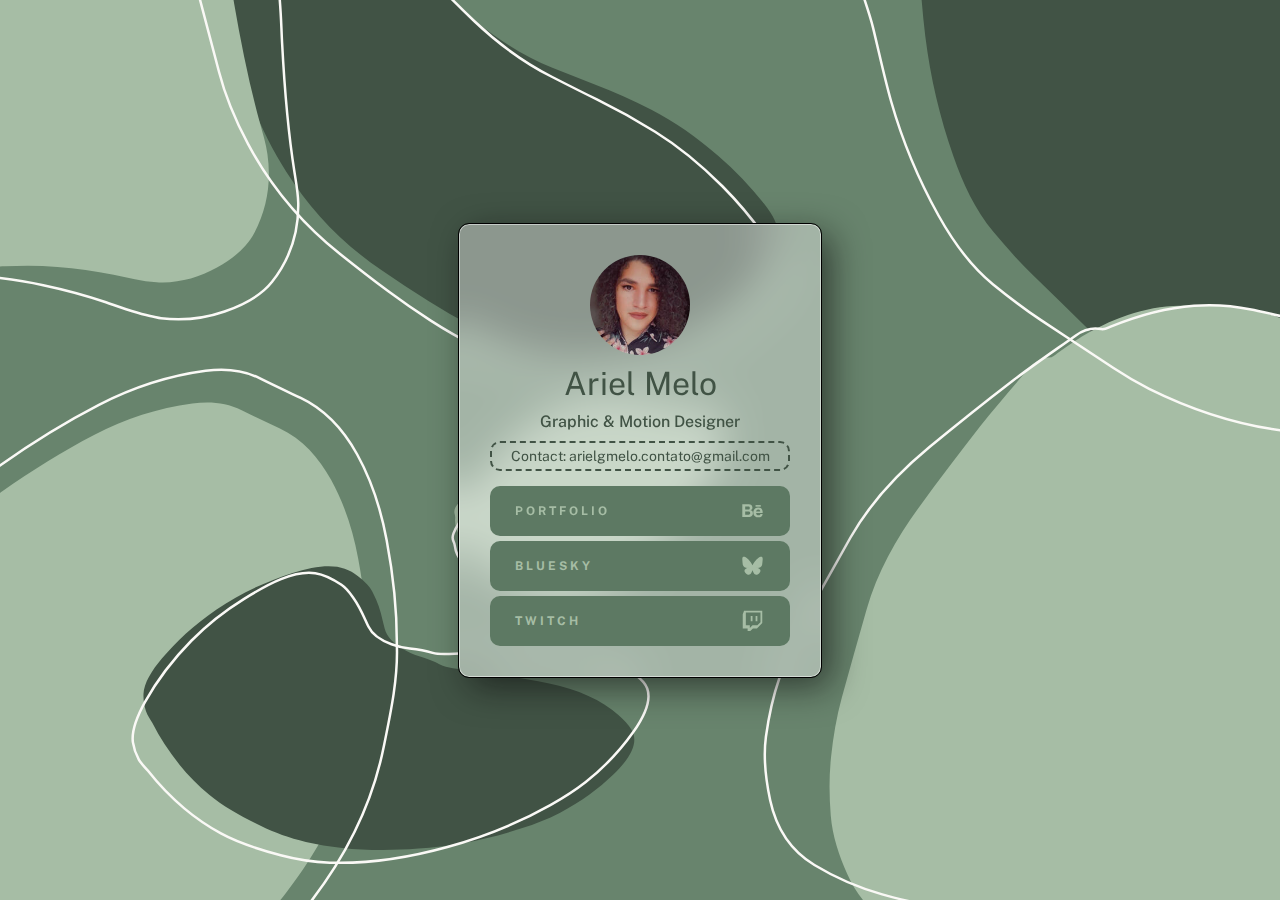
<file: index.html>
<!doctype html>
<html lang="pt-BR">
    <head>
        <meta charset="UTF-8" />
        <meta http-equiv="X-UA-Compatible" content="IE=edge" />
        <meta name="viewport" content="width=device-width, initial-scale=1.0" />
        <title>Ariel Melo</title>
        <link rel="stylesheet" href="style.css" />
    </head>
    <body>
        <div id="background">
            <div id="container">
                <div class="img-container"></div>
                <h1 class="name">Ariel Melo</h1>

                <p class="activities">Graphic & Motion Designer</p>
                <a class="contact" href="mailto:arielgmelo.contato@gmail.com">
                    <p>Contact: arielgmelo.contato@gmail.com</p>
                </a>

                <ul class="list">
                    <!--<li>
                        <a
                            class="buttons"
                            href="https://www.etsy.com/shop/arielgmelo"
                            target="_blank"
                        >
                            <p class="title">Buy my art</p>
                            <svg class="icons">
                                <use xlink:href="#etsy"></use>
                            </svg>
                        </a>
                    </li>-->
                    <li>
                        <a
                            class="buttons"
                            href="https://www.behance.net/sagemotion"
                            target="_blank"
                        >
                            <p class="title">Portfolio</p>
                            <svg class="icons">
                                <use xlink:href="#behance"></use>
                            </svg>
                        </a>
                    </li>
                    <!-- <li>
                        <a
                            class="buttons"
                            href="https://www.instagram.com/arielgmelo"
                            target="_blank"
                        >
                            <p class="title">Instagram</p>
                            <svg class="icons">
                                <use xlink:href="#instagram"></use>
                            </svg>
                        </a>
                    </li> -->
                    <li>
                        <a
                            class="buttons"
                            href="https://bsky.app/profile/arielgmelo.bsky.social"
                            target="_blank"
                        >
                            <p class="title">Bluesky</p>
                            <svg class="icons">
                                <use xlink:href="#bluesky"></use>
                            </svg>
                        </a>
                    </li>
                    <li>
                        <a
                            class="buttons"
                            href="https://www.twitch.tv/arielgmelo"
                            target="_blank"
                        >
                            <p class="title">Twitch</p>
                            <svg class="icons">
                                <use xlink:href="#twitch"></use>
                            </svg>
                        </a>
                    </li>
                </ul>
            </div>
        </div>
        <svg class="hidden">
            <symbol id="etsy" viewBox="0 -340 512 1200">
                <path
                    d="M185.69,60.93c0-6.61,0.72-10.61,12.04-10.61h152.41c26.55,0,41.31,22.65,51.92,65.15l8.53,34.05h25.92
            C441.21,52.96,445.29,11,445.29,11s-65.23,7.33-103.91,7.33H146.46l-104.4-3.35v27.99l35.17,6.61
            c24.73,4.95,30.62,10.12,32.69,32.78c0,0,2.24,66.84,2.24,176.42c0,109.97-1.84,175.77-1.84,175.77c0,19.94-7.98,27.27-32.46,32.14
            l-35.17,6.78V501l104.72-3.35h174.58c39.55,0,130.48,3.35,130.48,3.35c2.16-23.93,15.31-132.32,17.47-144.2h-24.48l-26.25,59.41
            c-20.5,46.49-50.56,49.84-83.9,49.84H235.14c-33.26,0-49.29-13-49.29-41.79V272.34c0,0,73.85,0,97.77,1.91
            c18.59,1.36,29.83,6.71,35.89,32.62l7.98,34.61h28.79l-1.84-87.33l3.9-87.89h-28.39l-9.17,38.6c-5.74,25.36-9.82,29.98-35.82,32.69
            c-33.98,3.43-98.34,2.79-98.34,2.79V60.96h-0.96L185.69,60.93z"
                />
            </symbol>
            <symbol id="behance" viewBox="0 -340 512 1200">
                <path
                    d="M208.76,239.29c0,0,46.36-3.45,46.36-57.82c0-54.38-37.93-80.92-85.98-80.92H80.67h-2.59H11v303.89h67.08h2.59h88.46
            c0,0,96.53,3.05,96.53-89.7C265.65,314.73,269.87,239.29,208.76,239.29z M80.67,154.55h77.07h11.38c0,0,21.5,0,21.5,31.61
            c0,31.63-12.65,36.21-26.98,36.21H80.66L80.67,154.55L80.67,154.55z M164.65,350.42c-2.34,0.06-4.32,0-5.65,0H80.67v-81.2h88.46
            c0,0,32.04-0.42,32.04,41.71C201.16,346.49,177.24,350.15,164.65,350.42z"
                />
                <path
                    d="M394.41,177.86c-116.86,0-116.76,116.76-116.76,116.76s-8.01,116.16,116.76,116.16c0,0,103.99,5.94,103.99-80.82h-53.49
		    c0,0,1.78,32.68-48.73,32.68c0,0-53.47,3.56-53.47-52.89h157.46C500.17,309.76,517.41,177.86,394.41,177.86z M342.12,269.22
		    c0,0,6.53-46.84,53.47-46.84c46.96,0,46.34,46.84,46.34,46.84H342.12z"
                />
                <rect x="329.04" y="118.44" width="125.35" height="37.43" />
            </symbol>
            <symbol id="instagram" viewBox="0 -340 512 1200">
                <path
                    d="M256,128.56c-69.15,0-126.45,56.31-126.45,126.45S185.86,381.46,256,381.46s126.45-57.3,126.45-126.45
		    S325.15,128.56,256,128.56z M256,336.02c-44.46,0-81.01-36.55-81.01-81.01S211.54,174,256,174s81.01,36.55,81.01,81.01
		    S300.46,336.02,256,336.02z"
                />
                <circle cx="387.39" cy="125.6" r="28.65" />
                <path
                    d="M461.48,51.5C435.8,24.83,399.25,11,357.75,11H154.25C68.3,11,11,68.3,11,154.25v202.52c0,42.48,13.83,79.03,41.49,105.71
		    C79.17,488.16,114.73,501,155.23,501h201.53c42.48,0,78.04-13.83,103.73-38.53c26.67-25.69,40.5-62.24,40.5-104.72V154.25
		    C501,112.75,487.17,77.19,461.48,51.5z M457.53,357.75c0,30.62-10.87,55.32-28.65,72.12s-42.48,25.69-72.12,25.69H155.23
		    c-29.64,0-54.33-8.89-72.12-25.69c-17.78-17.78-26.67-42.48-26.67-73.1V154.25c0-29.64,8.89-54.33,26.67-72.12
		    c16.79-16.79,42.48-25.69,72.12-25.69h203.51c29.64,0,54.33,8.89,72.12,26.67c16.79,17.78,26.67,42.48,26.67,71.13V357.75
		    L457.53,357.75z"
                />
            </symbol>
            <symbol id="bluesky" viewBox="0 -340 512 1200">
                <path
                    d="m 117.35773,69.516938 c 56.11913,42.130702 116.48164,127.554232 138.6437,173.397452 22.16375,-45.83985 82.52288,-131.26759 138.6437,-173.397452 40.4926,-30.399833 106.10109,-53.921498 106.10109,20.92568 0,14.948002 -8.57028,125.570952 -13.59682,143.530152 -17.47227,62.43861 -81.14052,78.3639 -137.77446,68.72518 98.99505,16.84857 124.17844,72.65713 69.79193,128.46569 -103.29074,105.9914 -148.45881,-26.59363 -160.03777,-60.56673 -2.12168,-6.22809 -3.1145,-9.14164 -3.1291,-6.66415 -0.0147,-2.47758 -1.00743,0.43606 -3.12911,6.66415 C 241.297,404.57001 196.12977,537.15841 92.833121,431.16364 38.44577,375.35508 63.628319,319.54314 162.62505,302.69795 105.98942,312.33667 42.320333,296.4113 24.850617,233.97277 19.8239,216.01188 11.253781,105.38893 11.253781,90.442618 c 0,-74.847178 65.610164,-51.325513 106.101079,-20.92568 z"
                />
            </symbol>
            <symbol id="twitch" viewBox="0 -340 512 1200">
                <path
                    d="M53.65,11L21.72,96.24v340.84h117.11V501h63.95l63.84-63.95h95.86l127.81-127.77V11H53.65z M96.24,53.57h351.48v234.36
            l-74.56,74.56H256l-63.84,63.84v-63.84H96.24V53.57z M213.43,266.66H256V138.85h-42.57V266.66z M330.52,266.66h42.59V138.85h-42.59
            V266.66z"
                />
            </symbol>
        </svg>
    </body>
</html>
</file>
<file: style.css>
@charset "UTF-8";

@import url("https://fonts.googleapis.com/css2?family=Public+Sans:ital,wght@0,100;0,200;0,300;0,400;0,500;0,600;0,700;0,800;0,900;1,100;1,200;1,300;1,400;1,500;1,600;1,700;1,800;1,900&display=swap");

* {
    margin: 0px;
    padding: 0px;
    transition-duration: 0.3s;
}

::selection {
    background: var(--main-accent-clr);
    color: #ffffff;
}

:root {
    --main-text-clr: #415345;
    --sec-text-clr: #a6bda5;
    --third-accent-clr: #5d7963;
    --main-accent-clr: #415345;
    --sec-accent-clr: #a6bda5;
    --buttons-bg-clr: #5d7963;
    --hover-buttons-bg-clr: #415345;
    background-color: var(--third-accent-clr);
}

@keyframes zoomIn {
    0% {
        transform: scale(0.7);
    }

    100% {
        transform: scale(1);
    }
}

@keyframes fadeIn {
    0% {
        opacity: 0;
    }

    50% {
        opacity: 0;
    }

    100% {
        opacity: 1;
    }
}

@keyframes bgFadeIn {
    0% {
        opacity: 0;
    }

    40% {
        opacity: 0;
    }

    100% {
        opacity: 1;
    }
}

#background {
    min-height: 100vh;
    display: flex;
    align-items: center;
    justify-content: center;
    flex-direction: column;
    background-image: url(imagens/background.svg);
    background-attachment: fixed;
    background-repeat: no-repeat;
    background-size: cover;
    background-position: center;
    animation: bgFadeIn 0.5s forwards;
}

#container {
    background-color: #ffffff65;
    backdrop-filter: blur(20px);
    border-radius: 10px;
    border-width: 1px;
    border-style: solid;
    border-color: #ffffff80;
    outline: 1px solid #000000;
    box-shadow: 10px 10px 35px #0b0b0b95;
    max-width: 300px;
    min-width: 250px;
    padding: 30px;
    margin: 15px;
    font-family: "Public Sans", Arial, Helvetica, sans-serif;
    animation:
        zoomIn 0.8s forwards,
        fadeIn 0.8s forwards;
}

.img-container {
    background-color: #c4c4c4;
    background-image: url(imagens/foto-perfil.png);
    background-size: cover;
    border-radius: 50%;
    height: 100px;
    width: 100px;
    margin: auto;
}

.name {
    color: var(--main-text-clr);
    font-weight: normal;
    text-align: center;
    padding: 10px 0px;
}

.activities {
    color: var(--main-text-clr);
    text-align: center;
    padding-bottom: 10px;
    font-size: 16px;
    font-weight: 500;
}

.contact {
    color: var(--main-text-clr);
    text-align: center;
    text-decoration: none;
    font-size: 14px;
    transition-duration: 0.05s;
}

.contact:hover {
    display: inline-block;
    color: #ffffff;
    width: 100%;
    background-color: var(--main-accent-clr);
    border-radius: 10px;
    transition-duration: 0.05s;
}

.contact > p {
    padding: 5px 0px;
    border-width: 2px;
    border-radius: 10px;
    border-style: dashed;
    border-color: #415345;
}

.list {
    display: flex;
    gap: 5px;
    flex-direction: column;
    list-style: none;
    margin-top: 15px;
}

.buttons {
    display: flex;
    background-color: var(--buttons-bg-clr);
    line-height: 50px;
    max-width: 300px;
    height: 50px;
    padding: 0px 25px;
    border-radius: 10px;
    text-decoration: none;
}

.title {
    color: var(--sec-text-clr);
    text-transform: uppercase;
    letter-spacing: 3px;
    font-weight: bold;
    font-size: 12px;
    width: 90%;
}

.icons {
    fill: var(--sec-accent-clr);
    width: 10%;
    height: 50px;
}

.buttons:hover {
    background-color: var(--hover-buttons-bg-clr);
    transform: scale(1.05);
}

.hidden {
    display: none;
}
</file>
